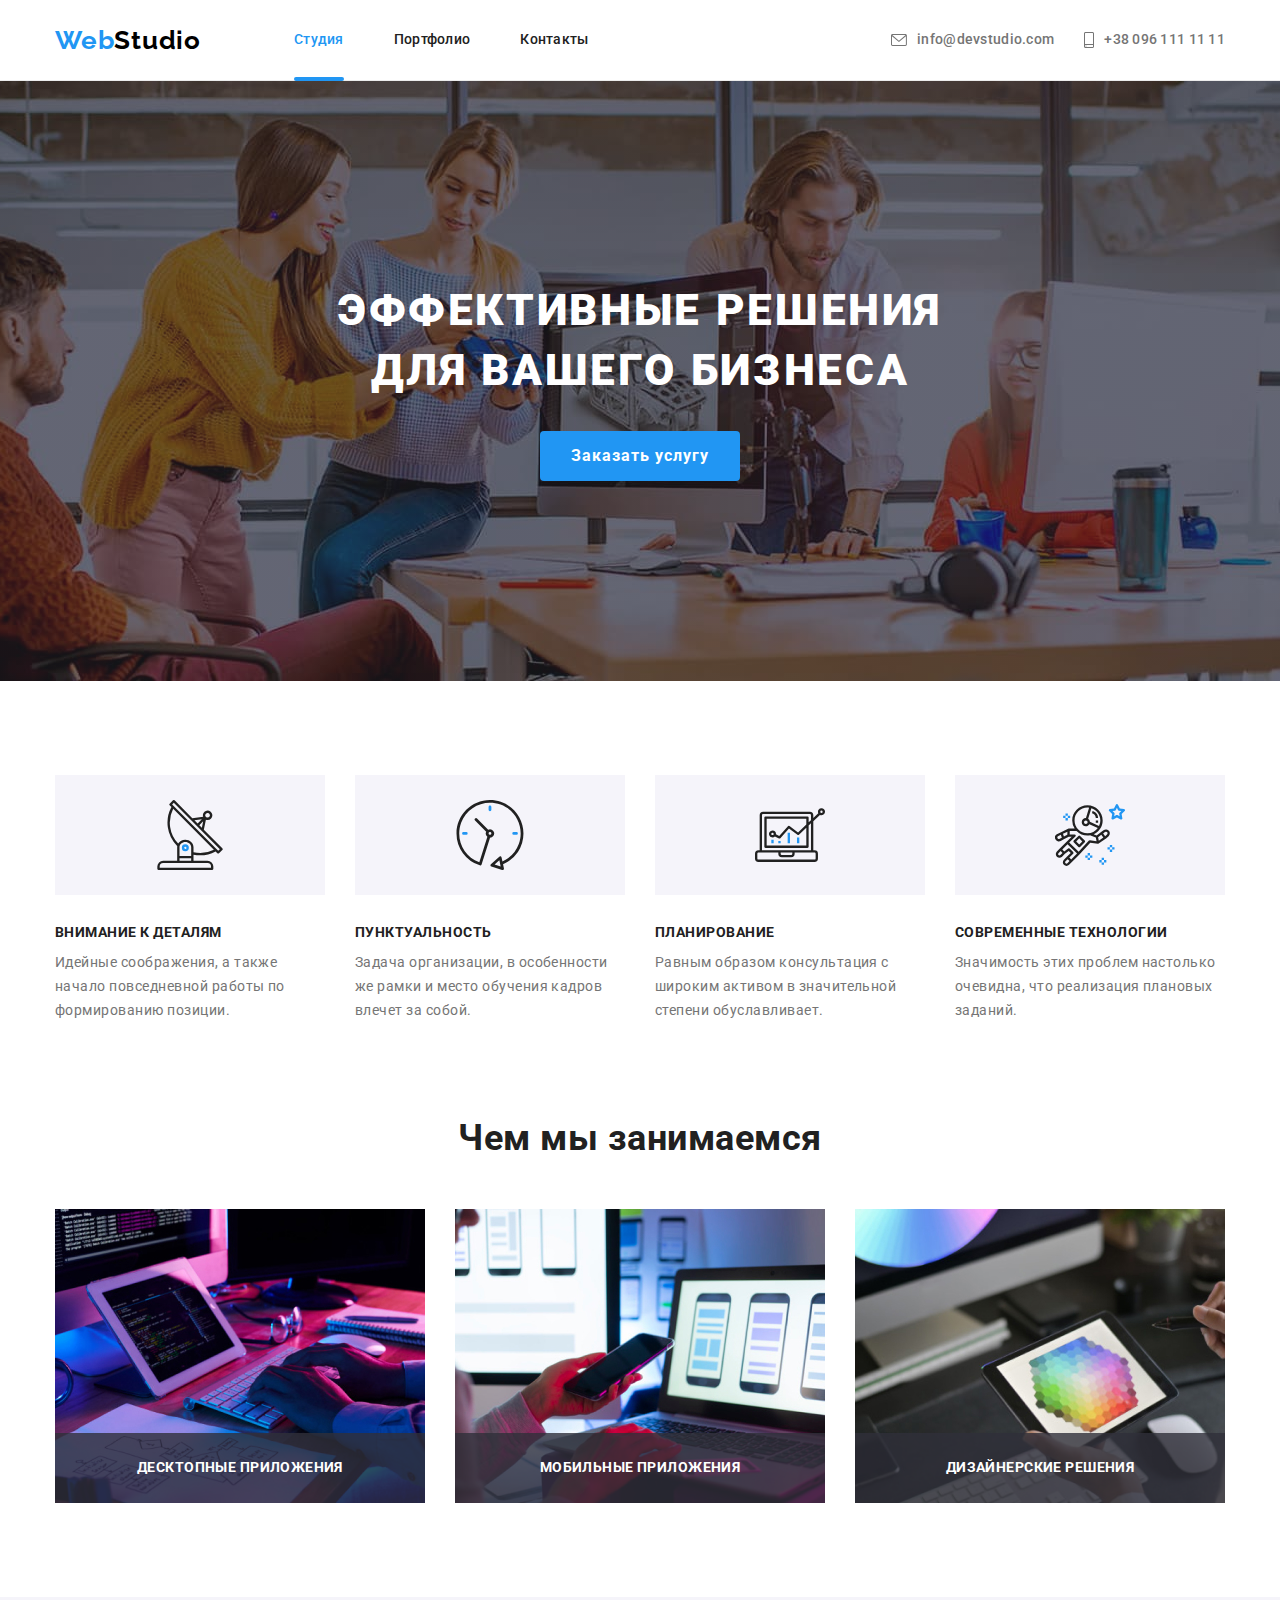
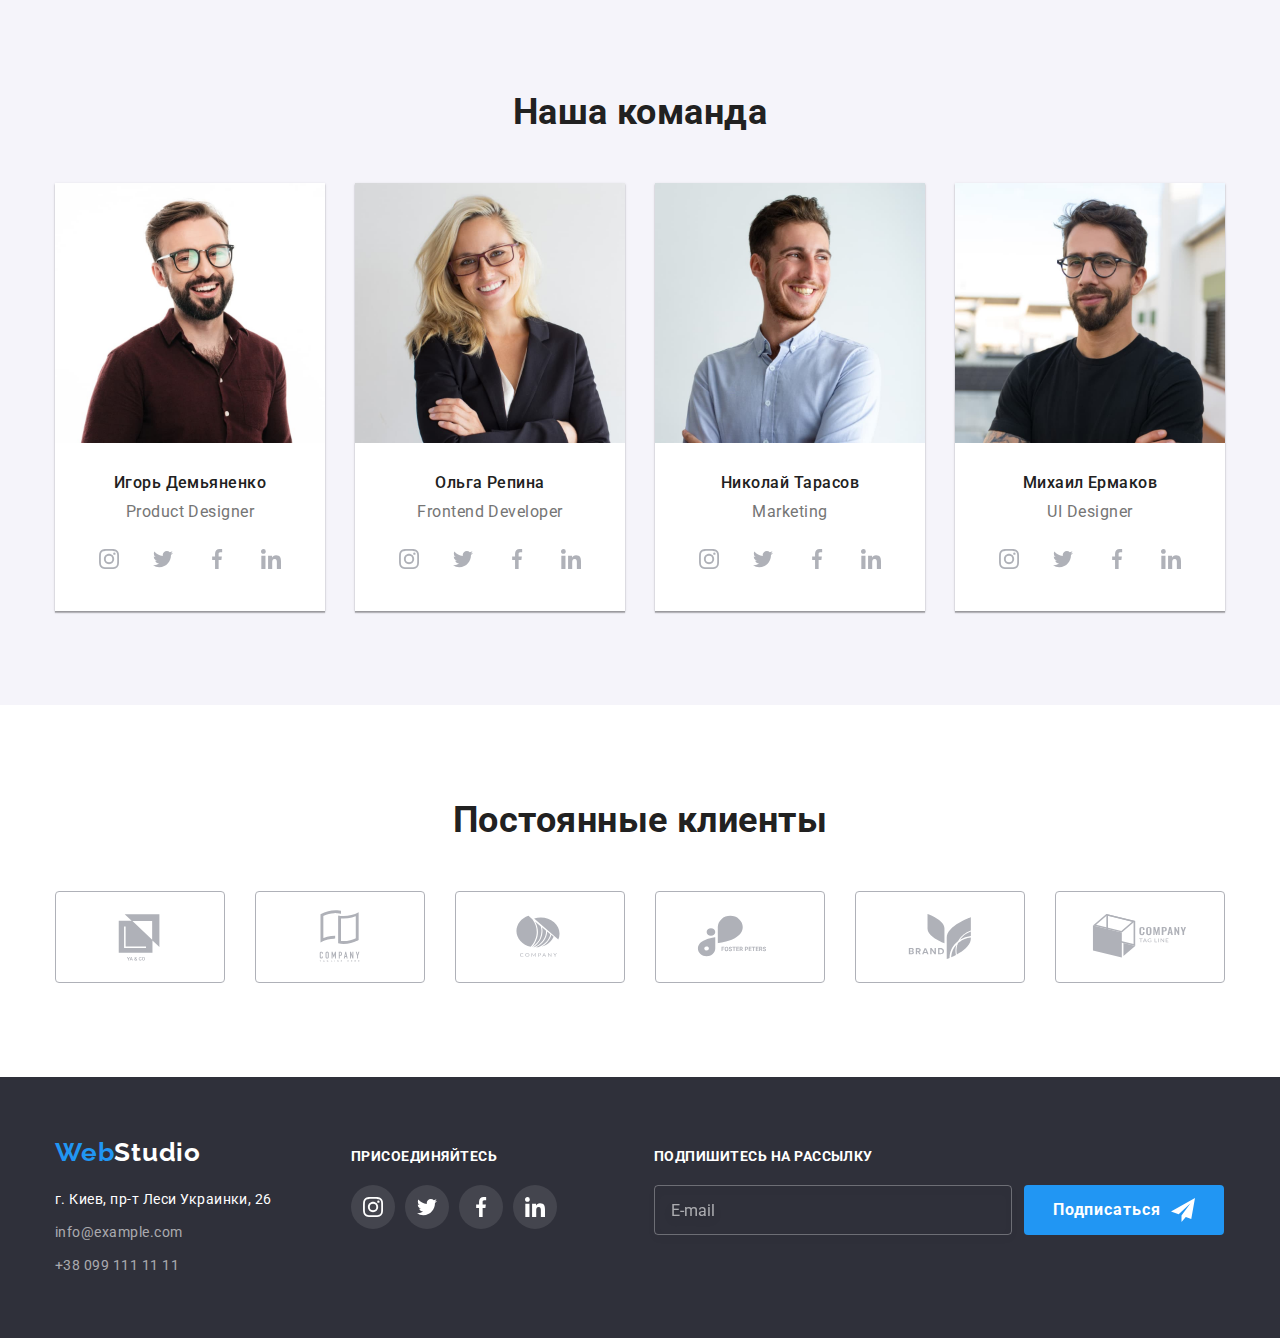
<file: index.html>
<!DOCTYPE html>
<html lang="ru">
<head>
    <meta charset="UTF-8">
    <meta http-equiv="X-UA-Compatible" content="IE=edge">
    <meta name="viewport" content="width=device-width, initial-scale=1.0">
    <title>WebStudio</title>
    <link rel="preconnect" href="https://fonts.googleapis.com">
    <link rel="preconnect" href="https://fonts.gstatic.com" crossorigin>
        <link href="https://fonts.googleapis.com/css2?family=Raleway:wght@700&family=Roboto:wght@400;500;700;900&display=swap"
        rel="stylesheet">
    <link rel="stylesheet" href="https://cdnjs.cloudflare.com/ajax/libs/modern-normalize/1.0.0/modern-normalize.min.css" />
    <link rel="stylesheet" href="./css/main.min.css">
</head>
<body>
    <header class="header">
        <div class="conteiner header__conteiner">
            <nav class="nav">
                <a href="./index.html" class="logo link">Web<span class="logo--black">Studio</span></a>
                <ul class="nav__list list">
                    <li class="nav__item"><a href="./index.html" class="link nav__link nav__link--current">Студия</a></li>
                    <li class="nav__item"><a href="./portfolio.html" class="link nav__link">Портфолио</a></li>
                    <li class="nav__item"><a href="" class="link nav__link">Контакты</a></li>
                </ul>
            </nav>
            <ul class="contacts list">
                <li class="contacts__item">
                    <a href="mailto:info@devstudio.com" class="contacts__link link">
                        <svg class="contacts__icon icon__envelope">
                            <use href="./images/icons.svg#envelope"></use>
                        </svg>info@devstudio.com</a>
                </li>
                <li class="contacts__item">
                    <a href="tel:+380961111111" class="contacts__link link">
                        <svg class="contacts__icon icon__smartphone">
                            <use href="./images/icons.svg#smartphone"></use>
                        </svg>+38 096 111 11 11
                    </a>
                </li>
            </ul>
        </div>
    </header>
    <main>
        <section class="hero">
            <div class="conteiner">
                <h1 class="hero__title">Эффективные решения для вашего бизнеса</h1>
                <button data-modal-open type="button" class="hero__button">
                    Заказать услугу
                </button>
            </div>
        </section>
        <section class="section">
            <div class="conteiner">
                <ul class="list features__list">
                <li class="features__item">
                    <div class="features__box">
                        <svg class="features__icon">
                            <use href="./images/icons.svg#antenna"></use>
                        </svg>
                    </div>
                    <h3 class="features__title">Внимание к деталям</h3>
                    <p class="features__text">
                        Идейные соображения, а также начало повседневной работы по формированию позиции.
                    </p>
                </li>
                <li class="features__item">
                    <div class="features__box">
                        <svg class="features__icon">
                            <use href="./images/icons.svg#clock"></use>
                        </svg>
                    </div>
                    <h3 class="features__title">Пунктуальность</h3>
                    <p class="features__text">
                        Задача организации, в особенности же рамки и место обучения кадров влечет за собой.
                    </p>
                </li>
                <li class="features__item">
                    <div class="features__box">
                        <svg class="features__icon">
                            <use href="./images/icons.svg#diagram"></use>
                        </svg>
                    </div>
                    <h3 class="features__title">Планирование</h3>
                    <p class="features__text">
                        Равным образом консультация с широким активом в значительной степени обуславливает.
                    </p>
                </li>
                <li class="features__item">
                    <div class="features__box">
                        <svg class="features__icon">
                            <use href="./images/icons.svg#astronaut"></use>
                        </svg>
                    </div>
                    <h3 class="features__title">Современные технологии</h3>
                    <p class="features__text">
                        Значимость этих проблем настолько очевидна, что реализация плановых заданий.
                    </p>
                </li>
            </ul>
        </div>
        </section>
        <section class="section works__section">
            <div class="conteiner">
                <h2 class="works__title">Чем мы занимаемся</h2>
                <ul class="list works__list">
                    <li class="works__item">
                        <img src="images/img1.jpg" alt="Программист работает с кодом" width="370" class="img-nogap">
                        <p class="works__label">Десктопные приложения</p>
                    </li>
                    <li class="works__item">
                        <img src="images/img2.jpg" alt="Дизайнер разрабатывет приложение для смартфонов" width="370" class="img-nogap">
                        <p class="works__label">Мобильные приложения</p>
                    </li>
                    <li class="works__item">
                        <img src="images/img3.jpg" alt="Веб-дизайнер работает с планшетом для выбора цветов" width="370" class="img-nogap">
                        <p class="works__label">Дизайнерские решения</p>
                    </li>
                </ul>
            </div>
        </section>
        <section class="team__section section">
            <div class="conteiner">
                <h2 class="team__title">Наша команда</h2>
                <ul class="list team__list">
                    <li class="team__item">
                        <img src="images/igor.jpg" alt="Игорь Демьяненко" width="270" class="img-nogap">
                        <div class="team__content">
                            <h3 class="team__name">Игорь Демьяненко</h3>
                            <p lang="en" class="team__text">Product Designer</p>
                            <ul class="list team-social">
                                <li class="team-socail__item">
                                    <a href="" class="link social-links" aria-label="Instagram">
                                        <svg class="social-icon">
                                            <use href="./images/icons.svg#instagram"></use>
                                        </svg>
                                    </a>
                                </li>
                                <li class="team-socail__item">
                                    <a href="" class="link social-links" aria-label="Twitter">
                                        <svg class="social-icon">
                                            <use href="./images/icons.svg#twitter"></use>
                                        </svg>
                                    </a>
                                </li>
                                <li class="team-socail__item">
                                    <a href="" class="link social-links" aria-label="Facebook">
                                        <svg class="social-icon">
                                            <use href="./images/icons.svg#facebook"></use>
                                        </svg>
                                    </a>
                                </li>
                                <li class="team-socail__item">
                                    <a href="" class="link social-links" aria-label="Linkedin">
                                        <svg class="social-icon">
                                            <use href="./images/icons.svg#linkedin"></use>
                                        </svg>
                                    </a>
                                </li>
                            </ul>
                        </div>                        
                        </li>
                        <li class="team__item">
                            <img src="images/olga.jpg" alt="Ольга Репина" width="270" class="img-nogap">
                            <div class="team__content">
                                <h3 class="team__name">Ольга Репина</h3>
                                <p lang="en" class="team__text">Frontend Developer</p>
                                <ul class="list team-social">
                                    <li class="team-socail__item">
                                        <a href="" class="link social-links" aria-label="Instagram">
                                            <svg class="social-icon">
                                                <use href="./images/icons.svg#instagram"></use>
                                            </svg>
                                        </a>
                                    </li>
                                    <li class="team-socail__item">
                                        <a href="" class="link social-links" aria-label="Twitter">
                                            <svg class="social-icon">
                                                <use href="./images/icons.svg#twitter"></use>
                                            </svg>
                                        </a>
                                    </li>
                                    <li class="team-socail__item">
                                        <a href="" class="link social-links" aria-label="Facebook">
                                            <svg class="social-icon">
                                                <use href="./images/icons.svg#facebook"></use>
                                            </svg>
                                        </a>
                                    </li>
                                    <li class="team-socail__item">
                                        <a href="" class="link social-links" aria-label="Linkedin">
                                            <svg class="social-icon">
                                                <use href="./images/icons.svg#linkedin"></use>
                                            </svg>
                                        </a>
                                    </li>
                                </ul>
                            </div>
                    </li>
                    <li class="team__item">
                        <img src="images/nikolai.jpg" alt="Николай Тарасов" width="270" class="img-nogap">
                        <div class="team__content">
                            <h3 class="team__name">Николай Тарасов</h3>
                            <p lang="en" class="team__text">Marketing</p>
                            <ul class="list team-social">
                                <li class="team-socail__item">
                                    <a href="" class="link social-links" aria-label="Instagram">
                                        <svg class="social-icon">
                                            <use href="./images/icons.svg#instagram"></use>
                                        </svg>
                                    </a>
                                </li>
                                <li class="team-socail__item">
                                    <a href="" class="link social-links" aria-label="Twitter">
                                        <svg class="social-icon">
                                            <use href="./images/icons.svg#twitter"></use>
                                        </svg>
                                    </a>
                                </li>
                                <li class="team-socail__item">
                                    <a href="" class="link social-links" aria-label="Facebook">
                                        <svg class="social-icon">
                                            <use href="./images/icons.svg#facebook"></use>
                                        </svg>
                                    </a>
                                </li>
                                <li class="team-socail__item">
                                    <a href="" class="link social-links" aria-label="Linkedin">
                                        <svg class="social-icon">
                                            <use href="./images/icons.svg#linkedin"></use>
                                        </svg>
                                    </a>
                                </li>
                            </ul>
                        </div>
                    </li>
                    <li class="team__item">
                        <img src="images/mihail.jpg" alt="Михаил Ермаков" width="270" class="img-nogap">
                        <div class="team__content">
                            <h3 class="team__name">Михаил Ермаков</h3>
                            <p lang="en" class="team__text">UI Designer</p>
                            <ul class="list team-social">
                                <li class="team-socail__item">
                                    <a href="" class="link social-links" aria-label="Instagram">
                                        <svg class="social-icon">
                                            <use href="./images/icons.svg#instagram"></use>
                                        </svg>
                                    </a>
                                </li>
                                <li class="team-socail__item">
                                    <a href="" class="link social-links" aria-label="Twitter">
                                        <svg class="social-icon">
                                            <use href="./images/icons.svg#twitter"></use>
                                        </svg>
                                    </a>
                                </li>
                                <li class="team-socail__item">
                                    <a href="" class="link social-links" aria-label="Facebook">
                                        <svg class="social-icon">
                                            <use href="./images/icons.svg#facebook"></use>
                                        </svg>
                                    </a>
                                </li>
                                <li class="team-socail__item">
                                    <a href="" class="link social-links" aria-label="Linkedin">
                                        <svg class="social-icon">
                                            <use href="./images/icons.svg#linkedin"></use>
                                        </svg>
                                    </a>
                                </li>
                            </ul>
                        </div>
                    </li>
                </ul>
            </div>
        </section>
        <section class="section">
            <div class="conteiner">
                <h2 class="clients__title">Постоянные клиенты</h2>
                <ul class="list clients__list">
                    <li class="clients__item">
                        <a href="/" class="link clients__link" aria-label="Клиент 1">
                            <div class="clients__box">
                                <svg class="clients__icon">
                                    <use href="./images/icons.svg#logo-1"></use>
                                </svg>
                            </div>
                        </a>
                    </li>
                    <li class="clients__item">
                        <a href="/" class="link clients__link" aria-label="Клиент 2">
                            <div class="clients__box">
                                <svg class="clients__icon">
                                    <use href="./images/icons.svg#logo-2"></use>
                                </svg>
                            </div>
                        </a>
                    </li>
                    <li class="clients__item">
                        <a href="/" class="link clients__link" aria-label="Клиент 3">
                            <div class="clients__box">
                                <svg class="clients__icon">
                                    <use href="./images/icons.svg#logo-3"></use>
                                </svg>
                            </div>
                        </a>
                    </li>
                    <li class="clients__item">
                        <a href="/" class="link clients__link" aria-label="Клиент 4">
                            <div class="clients__box">
                                <svg class="clients__icon">
                                    <use href="./images/icons.svg#logo-4"></use>
                                </svg>
                            </div>
                        </a>
                    </li>
                    <li class="clients__item">
                        <a href="/" class="link clients__link" aria-label="Клиент 5">
                            <div class="clients__box">
                                <svg class="clients__icon">
                                    <use href="./images/icons.svg#logo-5"></use>
                                </svg>
                            </div>
                        </a>
                    </li>
                    <li class="clients__item">
                        <a href="/" class="link clients__link" aria-label="Клиент 6">
                            <div class="clients__box">
                                <svg class="clients__icon">
                                    <use href="./images/icons.svg#logo-6"></use>
                                </svg>
                            </div>
                        </a>
                    </li>
                </ul>
            </div>
        </section>
    </main>
    <footer class="footer">
        <div class="conteiner footer__conteiner">
            <div>
                <a href="./index.html" class="logo footer__logo link">Web<span class="logo--white">Studio</span></a>
                <address class="footer-contacts">
                    <p class="footer-contacts__address">г. Киев, пр-т Леси Украинки, 26</p>
                    <ul class="footer-contacts__list list">
                        <li class="footer-contacts__item">
                            <a href="mailto:info@devstudio.com" class="link footer-contacts__link">info@example.com</a>
                        </li>
                        <li class="footer-contacts__item">
                            <a href="tel:+380961111111" class="link footer-contacts__link">+38 099 111 11 11</a>
                        </li>
                    </ul>
                </address>
            </div>
            <div class="footer__social">
                <p class="footer__title">присоединяйтесь</p>
                <ul class="list social-list">
                    <li class="social-list__item">
                        <a href="" class="link social-list__link" aria-label="Instagram">
                            <svg class="social-list__icon">
                                <use href="./images/icons.svg#instagram"></use>
                            </svg>
                        </a>
                    </li>
                    <li class="social-list__item">
                        <a href="" class="link social-list__link" aria-label="Twitter">
                            <svg class="social-list__icon">
                                <use href="./images/icons.svg#twitter"></use>
                            </svg>
                        </a>
                    </li>
                    <li class="social-list__item">
                        <a href="" class="link social-list__link" aria-label="Facebook">
                            <svg class="social-list__icon">
                                <use href="./images/icons.svg#facebook"></use>
                            </svg>
                        </a>
                    </li>
                    <li class="social-list__item">
                        <a href="" class="link social-list__link" aria-label="Linkedin">
                            <svg class="social-list__icon">
                                <use href="./images/icons.svg#linkedin"></use>
                            </svg>
                        </a>
                    </li>
                </ul>
            </div>
            <div class="footer__subscribe">
                <p class="footer__title">Подпишитесь на рассылку</p>
                <form class="subscribe__form">
                    <input type="email" name="email" placeholder="E-mail" class="subscribe__input">
                    <button type="submit" class="subscribe__button">Подписаться <svg class="subscribe__icon">
                            <use href="./images/icons.svg#send"></use>
                        </svg></button>
                </form>
            </div>
        </div>
    </footer>
    <div data-modal class="backdrop backdrop--is-hidden">
        <div class="modal">
            <button data-modal-close type="button" class="close"><svg class="close__icon"><use href="./images/icons.svg#close"></use></svg></button>
            <p class="modal__title">Оставьте свои данные, мы вам перезвоним</p>
            <form class="modal__form">
                <label class="modal__field">
                    <span class="modal__lable">Имя</span>
                    <span class="modal__field-box">
                        <input type="text" name="user-name" class="modal__input">
                        <svg class="modal__field-icon">
                            <use href="./images/icons.svg#person"></use>
                        </svg>
                    </span>
                </label>
                <label class="modal__field">
                    <span class="modal__lable">Телефон</span>
                    <span class="modal__field-box">
                        <input type="tel" name="tel" class="modal__input">
                        <svg class="modal__field-icon">
                            <use href="./images/icons.svg#phone"></use>
                        </svg>
                    </span>
                </label>
                <label class="modal__field">
                    <span class="modal__lable">Почта</span>
                    <span class="modal__field-box">
                        <input type="email" name="email" class="modal__input">
                        <svg class="modal__field-icon">
                            <use href="./images/icons.svg#email"></use>
                        </svg>
                    </span>
                </label>
                <label class="modal__field">
                    <span class="modal__lable">Комментарий</span>
                    <textarea name="comment" placeholder="Введите текст" class="modal__comment"></textarea>
                </label>
                <label class="modal__label-check">
                    <input type="checkbox" name="check" class="modal__check visually-hidden" required>
                    <span class="modal__check-icon"></span>Соглашаюсь с рассылкой и принимаю&nbsp;<a href="" class="link modal__check-link">Условия договора</a>
                </label>
                <button type="submit" class="modal__button">Отправить</button>
            </form>
        </div>
    </div>
    <script src="./modal.js"></script>
</body>
</html>
</file>
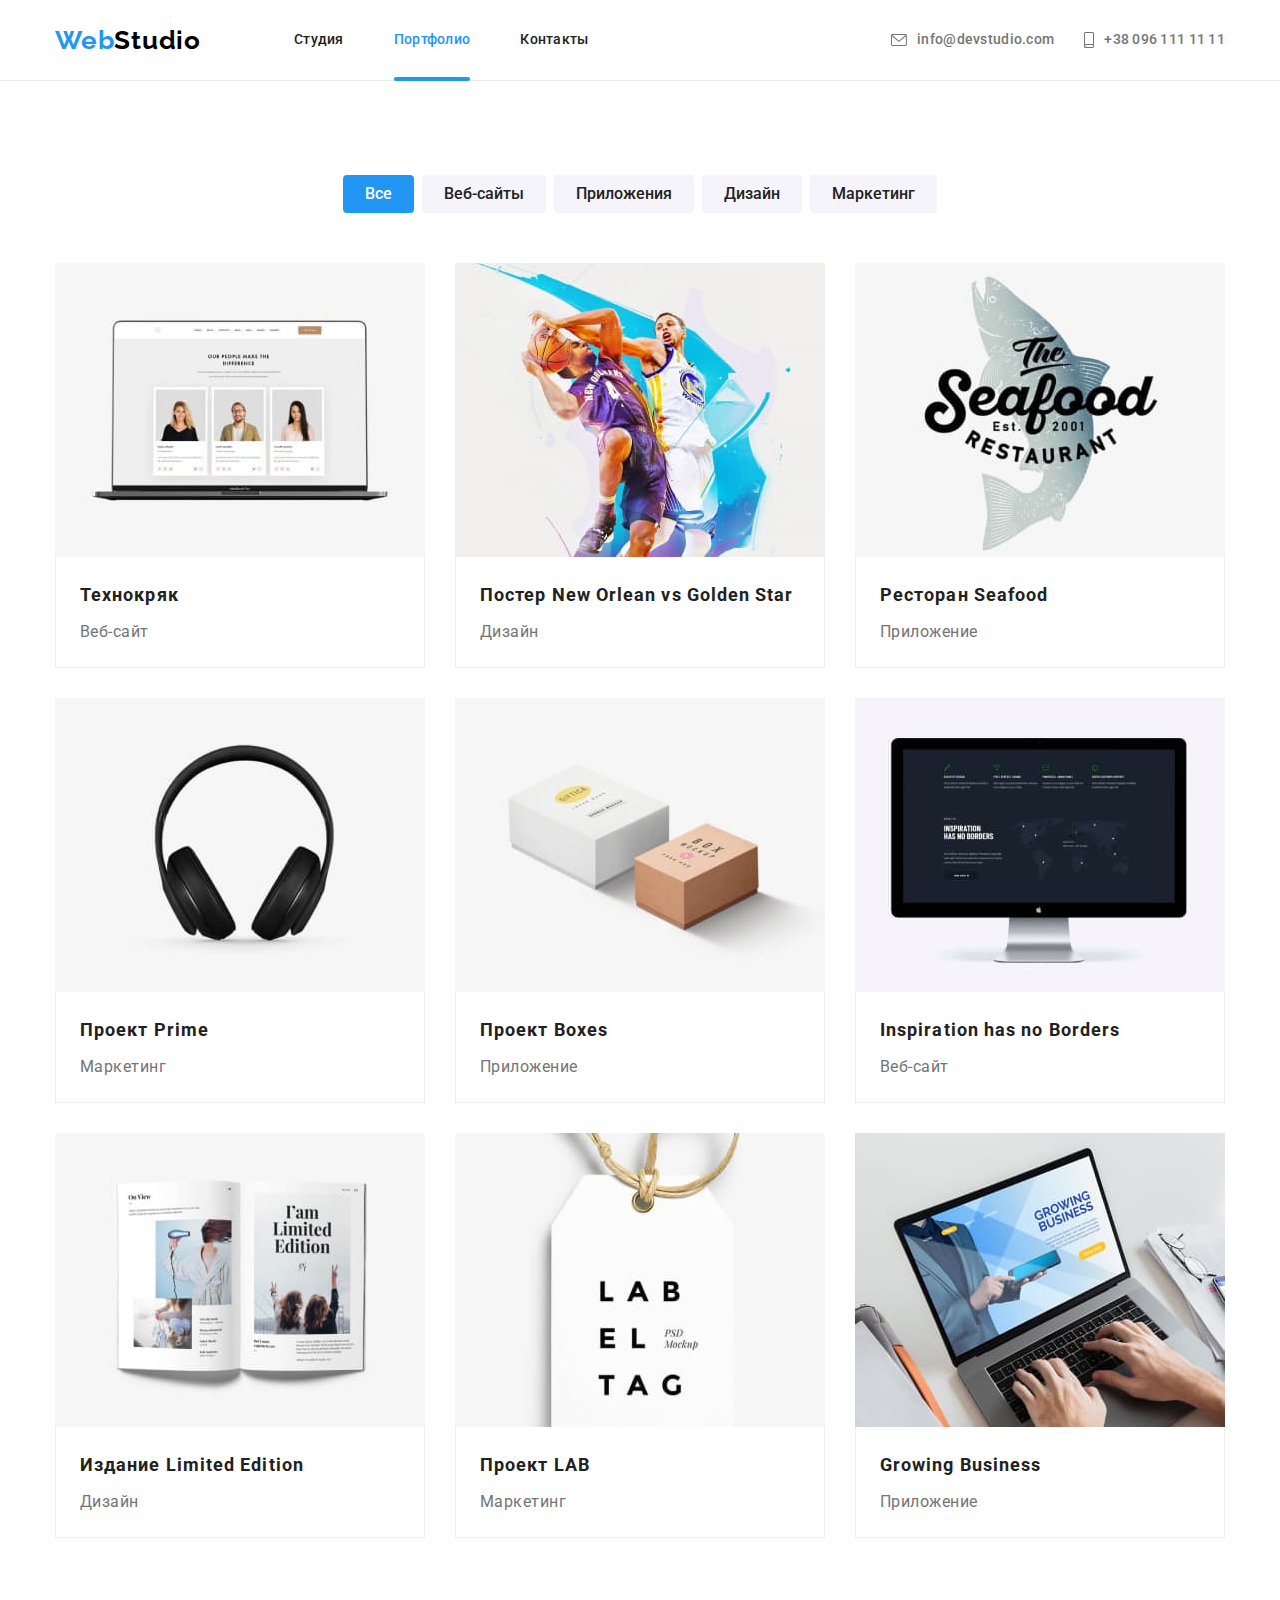
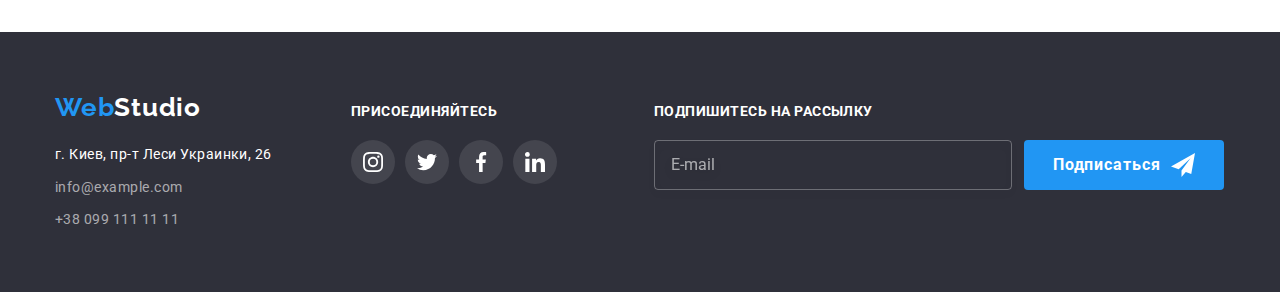
<file: portfolio.html>
<!DOCTYPE html>
<html lang="ru">

<head>
    <meta charset="UTF-8">
    <meta http-equiv="X-UA-Compatible" content="IE=edge">
    <meta name="viewport" content="width=device-width, initial-scale=1.0">
    <title>WebStudio</title>
    <link rel="preconnect" href="https://fonts.googleapis.com">
    <link rel="preconnect" href="https://fonts.gstatic.com" crossorigin>
    <link href="https://fonts.googleapis.com/css2?family=Raleway:wght@700&family=Roboto:wght@400;500;700;900&display=swap"
        rel="stylesheet">
    <link rel="stylesheet" href="https://cdnjs.cloudflare.com/ajax/libs/modern-normalize/1.0.0/modern-normalize.min.css" />
    <link rel="stylesheet" href="./css/main.min.css">
</head>

<body>
    <header class="header">
        <div class="conteiner header__conteiner">
            <nav class="nav">
                <a href="./index.html" class="logo link">Web<span class="logo--black">Studio</span></a>
                <ul class="nav__list list">
                    <li class="nav__item"><a href="./index.html" class="link nav__link">Студия</a></li>
                    <li class="nav__item"><a href="./portfolio.html" class="link nav__link nav__link--current">Портфолио</a></li>
                    <li class="nav__item"><a href="" class="link nav__link">Контакты</a></li>
                </ul>
            </nav>
            <ul class="contacts list">
                <li class="contacts__item">
                    <a href="mailto:info@devstudio.com" class="contacts__link link">
                        <svg class="contacts__icon icon__envelope">
                            <use href="./images/icons.svg#envelope"></use>
                        </svg>info@devstudio.com</a>
                </li>
                <li class="contacts__item">
                    <a href="tel:+380961111111" class="contacts__link link">
                        <svg class="contacts__icon icon__smartphone">
                            <use href="./images/icons.svg#smartphone"></use>
                        </svg>+38 096 111 11 11
                    </a>
                </li>
            </ul>
        </div>
    </header>
    <main>
        <section class="section">
            <div class="conteiner">
                <ul class="list filters-list">
                    <li class="filters-list__item"><button type="button" class="filters-list__button filters-list__button--current-btn">Все</button></li>
                    <li class="filters-list__item"><button type="button" class="filters-list__button">Веб-сайты</button></li>
                    <li class="filters-list__item"><button type="button" class="filters-list__button">Приложения</button></li>
                    <li class="filters-list__item"><button type="button" class="filters-list__button">Дизайн</button></li>
                    <li class="filters-list__item"><button type="button" class="filters-list__button">Маркетинг</button></li>
                </ul>
                <ul class="list gallery__list">
                    <li class="gallery__item">
                        <a href="" class="gallery__link link">
                            <div class="gallery__thumb">
                                <img src="./images/portfolio/img1.jpg" alt="Открытый веб-сайт на ноутбуке" width="370" class="img-nogap">
                                <p class="gallery__text">Ресурс предлагает комплексные предложения с разным уровнем функционала и сервисов. Все это позволит посетителю получить исчерпывающие сведения о компании или частном лице.</p>
                            </div>                        
                            <div class="gallery__description">
                                <h2 class="gallery__title">Технокряк</h2>
                                <p class="gallery__type">Веб-сайт</p>
                            </div>
                        </a>
                    </li>
                    <li class="gallery__item">
                        <a href="" class="gallery__link link">
                            <div class="gallery__thumb">
                                <img src="./images/portfolio/img2.jpg" alt="Постер к баскетбольному матчу" width="370" class="img-nogap">
                                <p class="gallery__text">Ресурс предлагает комплексные предложения с разным уровнем функционала и сервисов. Все это позволит посетителю получить исчерпывающие сведения о компании или частном лице.</p>
                            </div>                        
                            <div class="gallery__description">
                                <h2 class="gallery__title">Постер <span lang="en">New Orlean vs Golden Star</span></h2>
                                <p class="gallery__type">Дизайн</p>
                            </div>
                        </a>
                    </li>
                    <li class="gallery__item">
                        <a href="" class="gallery__link link">
                            <div class="gallery__thumb">
                                <img src="./images/portfolio/img3.jpg" alt="Логотип ресторана" width="370" class="img-nogap">
                                <p class="gallery__text">Ресурс предлагает комплексные предложения с разным уровнем функционала и сервисов. Все это позволит посетителю получить исчерпывающие сведения о компании или частном лице.</p>
                            </div>                        
                            <div class="gallery__description">
                                <h2 class="gallery__title">Ресторан <span lang="en">Seafood</span></h2>
                                <p class="gallery__type">Приложение</p>
                            </div>
                        </a>
                    </li>
                    <li class="gallery__item">
                        <a href="" class="gallery__link link">
                            <div class="gallery__thumb">
                                <img src="./images/portfolio/img4.jpg" alt="Наушники" width="370" class="img-nogap">
                                <p class="gallery__text">Ресурс предлагает комплексные предложения с разным уровнем функционала и сервисов. Все это позволит посетителю получить исчерпывающие сведения о компании или частном лице.</p>
                            </div>                        
                            <div class="gallery__description">
                                <h2 class="gallery__title">Проект <span lang="en">Prime</span></h2>
                                <p class="gallery__type">Маркетинг</p>
                            </div>
                        </a>
                    </li>
                    <li class="gallery__item">
                        <a href="" class="gallery__link link">
                            <div class="gallery__thumb">
                                <img src="./images/portfolio/img5.jpg" alt="Две коробки" width="370" class="img-nogap">
                                <p class="gallery__text">Ресурс предлагает комплексные предложения с разным уровнем функционала и сервисов. Все это позволит посетителю получить исчерпывающие сведения о компании или частном лице.</p>
                            </div>                        
                            <div class="gallery__description">
                                <h2 class="gallery__title">Проект <span lang="en">Boxes</span></h2>
                                <p class="gallery__type">Приложение</p>
                            </div>
                        </a>
                    </li>
                    <li class="gallery__item">
                        <a href="" class="gallery__link link">
                            <div class="gallery__thumb">
                                <img src="./images/portfolio/img6.jpg" alt="Открытый веб-сайт на мониторе" width="370" class="img-nogap">
                                <p class="gallery__text">Ресурс предлагает комплексные предложения с разным уровнем функционала и сервисов. Все это позволит посетителю получить исчерпывающие сведения о компании или частном лице.</p>
                            </div>                        
                            <div class="gallery__description">
                                <h2 class="gallery__title" lang="en">Inspiration has no Borders</h2>
                                <p class="gallery__type">Веб-сайт</p>
                            </div>
                        </a>
                    </li>
                    <li class="gallery__item">
                        <a href="" class="gallery__link link">
                            <div class="gallery__thumb">
                                <img src="./images/portfolio/img7.jpg" alt="Открытая книга" width="370" class="img-nogap">
                                <p class="gallery__text">Ресурс предлагает комплексные предложения с разным уровнем функционала и сервисов. Все это позволит посетителю получить исчерпывающие сведения о компании или частном лице.</p>
                            </div>                        
                            <div class="gallery__description">
                                <h2 class="gallery__title">Издание <span lang="en">Limited Edition</span></h2>
                                <p class="gallery__type">Дизайн</p>
                            </div>
                        </a>
                    </li>
                    <li class="gallery__item">
                       <a href="" class="gallery__link link">
                        <div class="gallery__thumb">
                            <img src="./images/portfolio/img8.jpg" alt="Ярлык с текстом" width="370" class="img-nogap">
                            <p class="gallery__text">Ресурс предлагает комплексные предложения с разным уровнем функционала и сервисов. Все это позволит посетителю получить исчерпывающие сведения о компании или частном лице.</p>
                        </div>                        
                        <div class="gallery__description">
                            <h2 class="gallery__title">Проект <span lang="en">LAB</span></h2>
                            <p class="gallery__type">Маркетинг</p>
                        </div>
                       </a>
                    </li>
                    <li class="gallery__item">
                       <a href="" class="gallery__link link">
                        <div class="gallery__thumb">
                            <img src="./images/portfolio/img9.jpg" alt="Работа в приложении за ноутбуком" width="370" class="img-nogap">
                            <p class="gallery__text">Ресурс предлагает комплексные предложения с разным уровнем функционала и сервисов. Все это позволит посетителю получить исчерпывающие сведения о компании или частном лице.</p>
                        </div>                        
                        <div class="gallery__description">
                            <h2 class="gallery__title" lang="en">Growing Business</h2>
                            <p class="gallery__type">Приложение</p>
                        </div>
                       </a>
                    </li>
                </ul>
            </div>
        </section>
    </main>
    <footer class="footer">
        <div class="conteiner footer__conteiner">
            <div>
                <a href="./index.html" class="logo footer__logo link">Web<span class="logo--white">Studio</span></a>
                <address class="footer-contacts">
                    <p class="footer-contacts__address">г. Киев, пр-т Леси Украинки, 26</p>
                    <ul class="footer-contacts__list list">
                        <li class="footer-contacts__item">
                            <a href="mailto:info@devstudio.com" class="link footer-contacts__link">info@example.com</a>
                        </li>
                        <li class="footer-contacts__item">
                            <a href="tel:+380961111111" class="link footer-contacts__link">+38 099 111 11 11</a>
                        </li>
                    </ul>
                </address>
            </div>
            <div class="footer__social">
                <p class="footer__title">присоединяйтесь</p>
                <ul class="list social-list">
                    <li class="social-list__item">
                        <a href="" class="link social-list__link" aria-label="Instagram">
                            <svg class="social-list__icon">
                                <use href="./images/icons.svg#instagram"></use>
                            </svg>
                        </a>
                    </li>
                    <li class="social-list__item">
                        <a href="" class="link social-list__link" aria-label="Twitter">
                            <svg class="social-list__icon">
                                <use href="./images/icons.svg#twitter"></use>
                            </svg>
                        </a>
                    </li>
                    <li class="social-list__item">
                        <a href="" class="link social-list__link" aria-label="Facebook">
                            <svg class="social-list__icon">
                                <use href="./images/icons.svg#facebook"></use>
                            </svg>
                        </a>
                    </li>
                    <li class="social-list__item">
                        <a href="" class="link social-list__link" aria-label="Linkedin">
                            <svg class="social-list__icon">
                                <use href="./images/icons.svg#linkedin"></use>
                            </svg>
                        </a>
                    </li>
                </ul>
            </div>
            <div class="footer__subscribe">
                <p class="footer__title">Подпишитесь на рассылку</p>
                <form class="subscribe__form">
                    <input type="email" name="email" placeholder="E-mail" class="subscribe__input">
                    <button type="submit" class="subscribe__button">Подписаться <svg class="subscribe__icon">
                            <use href="./images/icons.svg#send"></use>
                        </svg></button>
                </form>
            </div>
        </div>
    </footer>
</body>   
</html>
</file>
<file: css/main.min.css>
body{color:#757575;background-color:#fff;font-family:"Roboto",sans-serif;letter-spacing:0.03em}.list{padding:0;margin:0;list-style:none}.link{text-decoration:none}.conteiner{padding-left:15px;padding-right:15px;margin:0 auto;width:1200px}.section{padding-top:94px;padding-bottom:94px}.img-nogap{display:block}.visually-hidden{position:absolute;width:1px;height:1px;margin:-1px;border:0;padding:0;clip:rect(0 0 0 0);overflow:hidden}.logo{margin-right:93px;padding:24px 0;color:#2196f3;font-family:"Raleway",sans-serif;font-weight:700;font-size:26px;line-height:1.19;letter-spacing:0.03em}.logo--black{color:#000}.logo--white{color:#fff}.footer__logo{margin-right:0;padding:0}.backdrop{position:fixed;top:0;left:0;z-index:1;width:100vw;height:100vh;background-color:rgba(0,0,0,0.2);opacity:1;-webkit-transition:opacity 250ms cubic-bezier(0.4, 0, 0.2, 1);transition:opacity 250ms cubic-bezier(0.4, 0, 0.2, 1)}.backdrop--is-hidden{opacity:0;pointer-events:none}.backdrop--is-hidden .modal{-webkit-transform:translate(-50%, -50%) scale(1.1);transform:translate(-50%, -50%) scale(1.1)}.close{position:absolute;top:8px;right:8px;display:-webkit-box;display:-ms-flexbox;display:flex;-webkit-box-pack:center;-ms-flex-pack:center;justify-content:center;-webkit-box-align:center;-ms-flex-align:center;align-items:center;width:30px;height:30px;padding:0;background-color:#fff;border-radius:50%;border:1px solid rgba(0,0,0,0.1);cursor:pointer}.close__icon{width:11px;height:11px;fill:#000;-webkit-transition:fill 250ms cubic-bezier(0.4, 0, 0.2, 1);transition:fill 250ms cubic-bezier(0.4, 0, 0.2, 1)}.close:focus .close__icon,.close:hover .close__icon{fill:#2196f3}.modal{position:absolute;top:50%;left:50%;-webkit-transform:translate(-50%, -50%) scale(1);transform:translate(-50%, -50%) scale(1);opacity:1;-webkit-transition:opacity 250ms cubic-bezier(0.4, 0, 0.2, 1),-webkit-transform 250ms cubic-bezier(0.4, 0, 0.2, 1);transition:opacity 250ms cubic-bezier(0.4, 0, 0.2, 1),-webkit-transform 250ms cubic-bezier(0.4, 0, 0.2, 1);transition:transform 250ms cubic-bezier(0.4, 0, 0.2, 1),opacity 250ms cubic-bezier(0.4, 0, 0.2, 1);transition:transform 250ms cubic-bezier(0.4, 0, 0.2, 1),opacity 250ms cubic-bezier(0.4, 0, 0.2, 1),-webkit-transform 250ms cubic-bezier(0.4, 0, 0.2, 1);min-width:528px;min-height:581px;padding:40px;background-color:#fff;border-radius:4px}.modal__title{font-weight:700;font-size:20px;color:#212121;margin:0}.modal__form{display:-webkit-box;display:-ms-flexbox;display:flex;-webkit-box-orient:vertical;-webkit-box-direction:normal;-ms-flex-direction:column;flex-direction:column;margin-top:15px}.modal__field{margin-top:10px}.modal__field:first-child{margin-top:0px}.modal__lable{display:inline-block;font-size:12px;line-height:1.17;letter-spacing:0.01em}.modal__field-box{position:relative;display:block;margin-top:4px}.modal__input{display:block;width:100%;height:40px;padding:11px 42px;border:1px solid rgba(33,33,33,0.2);border-radius:4px;outline:none;-webkit-transition:border 250ms cubic-bezier(0.4, 0, 0.2, 1);transition:border 250ms cubic-bezier(0.4, 0, 0.2, 1)}.modal__input:focus-within,.modal__input:hover{border:1px solid #2196f3}.modal__field-icon{position:absolute;top:50%;left:12px;-webkit-transform:translateY(-50%);transform:translateY(-50%);width:18px;height:18px;fill:#212121;-webkit-transition:fill 250ms cubic-bezier(0.4, 0, 0.2, 1);transition:fill 250ms cubic-bezier(0.4, 0, 0.2, 1)}.modal__field:focus-within .modal__field-icon,.modal__field:hover .modal__field-icon{fill:#2196f3}.modal__comment{display:block;margin-top:4px;width:100%;height:120px;padding:12px 16px;border:1px solid rgba(33,33,33,0.2);border-radius:4px;outline:none;resize:none;-webkit-transition:border-color 250ms cubic-bezier(0.4, 0, 0.2, 1);transition:border-color 250ms cubic-bezier(0.4, 0, 0.2, 1)}.modal__comment:focus,.modal__comment:hover{border-color:#2196f3}.modal__comment::-webkit-input-placeholder{font-size:14px;line-height:1.14;letter-spacing:0.01em;color:rgba(117,117,117,0.5)}.modal__comment:-ms-input-placeholder{font-size:14px;line-height:1.14;letter-spacing:0.01em;color:rgba(117,117,117,0.5)}.modal__comment::-ms-input-placeholder{font-size:14px;line-height:1.14;letter-spacing:0.01em;color:rgba(117,117,117,0.5)}.modal__comment::placeholder{font-size:14px;line-height:1.14;letter-spacing:0.01em;color:rgba(117,117,117,0.5)}.modal__label-check{display:-webkit-box;display:-ms-flexbox;display:flex;-webkit-box-align:center;-ms-flex-align:center;align-items:center;-webkit-box-pack:center;-ms-flex-pack:center;justify-content:center;margin-top:17px;font-size:14px;line-height:1.71}.modal__check-icon{display:inline-block;width:16px;height:15px;margin-right:7px;border:2px solid #212121;border-radius:2px;background-color:#fff;cursor:pointer}.modal__check:focus+.modal__check-icon{outline:2px solid #2194f2}.modal__check:checked+.modal__check-icon{background-color:#2196f3;background-image:url("../images/icon-check.svg");background-size:contain;background-origin:border-box;border-color:transparent}.modal__check-link{text-decoration:underline;color:#2196f3}.modal__button{margin-top:30px;-ms-flex-item-align:center;-ms-grid-row-align:center;align-self:center;padding:10px 0;width:200px;height:50px;border:1px #2196f3;border-radius:4px;background-color:#2196f3;color:#fff;font-family:inherit;font-weight:700;font-size:16px;line-height:1.87;letter-spacing:0.06em;cursor:pointer}.team-social{display:-webkit-box;display:-ms-flexbox;display:flex}.team-socail__item{margin-left:10px}.team-socail__item:first-child{margin-left:0}.social-links{display:-webkit-box;display:-ms-flexbox;display:flex;-webkit-box-pack:center;-ms-flex-pack:center;justify-content:center;-webkit-box-align:center;-ms-flex-align:center;align-items:center;-webkit-transition:color 250ms cubic-bezier(0.4, 0, 0.2, 1),background-color 250ms cubic-bezier(0.4, 0, 0.2, 1);transition:color 250ms cubic-bezier(0.4, 0, 0.2, 1),background-color 250ms cubic-bezier(0.4, 0, 0.2, 1);width:44px;height:44px;border-radius:50%;color:#afb1b8}.social-links:hover,.social-links:focus{background-color:#2196f3;color:#fff}.social-icon{fill:currentColor;width:20px;height:20px}.filters-list{display:-webkit-box;display:-ms-flexbox;display:flex;-webkit-box-pack:center;-ms-flex-pack:center;justify-content:center;margin-bottom:50px}.filters-list__item{margin-left:8px}.filters-list__item:first-child{margin-left:0}.filters-list__button{border-radius:4px;padding:6px 22px;border:1px #212121;-webkit-transition:color 250ms cubic-bezier(0.4, 0, 0.2, 1),border-color 250ms cubic-bezier(0.4, 0, 0.2, 1),background-color 250ms cubic-bezier(0.4, 0, 0.2, 1),-webkit-box-shadow 250ms cubic-bezier(0.4, 0, 0.2, 1);transition:color 250ms cubic-bezier(0.4, 0, 0.2, 1),border-color 250ms cubic-bezier(0.4, 0, 0.2, 1),background-color 250ms cubic-bezier(0.4, 0, 0.2, 1),-webkit-box-shadow 250ms cubic-bezier(0.4, 0, 0.2, 1);transition:color 250ms cubic-bezier(0.4, 0, 0.2, 1),border-color 250ms cubic-bezier(0.4, 0, 0.2, 1),background-color 250ms cubic-bezier(0.4, 0, 0.2, 1),box-shadow 250ms cubic-bezier(0.4, 0, 0.2, 1);transition:color 250ms cubic-bezier(0.4, 0, 0.2, 1),border-color 250ms cubic-bezier(0.4, 0, 0.2, 1),background-color 250ms cubic-bezier(0.4, 0, 0.2, 1),box-shadow 250ms cubic-bezier(0.4, 0, 0.2, 1),-webkit-box-shadow 250ms cubic-bezier(0.4, 0, 0.2, 1);color:#212121;background-color:#f5f4fa;font-family:inherit;font-weight:500;font-size:16px;line-height:1.62;cursor:pointer}.filters-list__button:focus,.filters-list__button:hover{border-color:#2196f3;color:#fff;background-color:#2196f3;-webkit-box-shadow:0px 2px 2px 0px #0000001f, 0px 1px 2px 0px #00000014, 0px 3px 1px 0px #0000001a;box-shadow:0px 2px 2px 0px #0000001f, 0px 1px 2px 0px #00000014, 0px 3px 1px 0px #0000001a}.filters-list__button--current-btn{border-color:#2196f3;color:#fff;background-color:#2196f3}.clients__title{margin-top:0;margin-bottom:50px;color:#212121;font-size:36px;line-height:1.17;text-align:center}.clients__list{display:-webkit-box;display:-ms-flexbox;display:flex}.clients__item{margin-left:30px}.clients__item:first-child{margin-left:0}.clients__box{display:-webkit-box;display:-ms-flexbox;display:flex;-webkit-box-align:center;-ms-flex-align:center;align-items:center;-webkit-box-pack:center;-ms-flex-pack:center;justify-content:center;-webkit-transition:color 250ms cubic-bezier(0.4, 0, 0.2, 1),border-color 250ms cubic-bezier(0.4, 0, 0.2, 1);transition:color 250ms cubic-bezier(0.4, 0, 0.2, 1),border-color 250ms cubic-bezier(0.4, 0, 0.2, 1);width:170px;height:92px;border:1px solid #afb1b8;border-radius:4px;color:#afb1b8}.clients__link:hover .clients__box,.clients__link:focus .clients__box{color:#2196f3;border:1px solid #2196f3}.clients__icon{width:106px;height:60px;fill:currentColor}.features__list{display:-webkit-box;display:-ms-flexbox;display:flex}.features__item{margin-left:30px;-ms-flex-preferred-size:calc((100% - 90px) / 4);flex-basis:calc((100% - 90px) / 4)}.features__item:first-child{margin-left:0}.features__box{display:-webkit-box;display:-ms-flexbox;display:flex;-webkit-box-align:center;-ms-flex-align:center;align-items:center;-webkit-box-pack:center;-ms-flex-pack:center;justify-content:center;width:270px;height:120px;background-color:#f5f4fa;margin-bottom:30px}.features__icon{width:70px;height:70px}.features__title{margin-top:0;margin-bottom:10px;color:#212121;font-size:14px;line-height:1.14;text-transform:uppercase}.features__text{margin-top:0;margin-bottom:0;font-size:14px;line-height:1.71}.footer{padding-top:60px;padding-bottom:60px;background-color:#2f303a}.footer__conteiner{display:-webkit-box;display:-ms-flexbox;display:flex;-webkit-box-align:baseline;-ms-flex-align:baseline;align-items:baseline}.footer__title{margin-top:0;margin-bottom:20px;text-align:left;font-weight:700;font-size:14px;line-height:1.14;text-transform:uppercase;color:#fff}.footer-contacts{margin-top:20px}.footer-contacts__address{margin-top:0;margin-bottom:0;color:#fff;font-style:normal;font-size:14px;line-height:1.71}.footer-contacts__list{margin-top:9px}.footer-contacts__item+.footer-contacts__item{margin-top:9px}.footer-contacts__link{display:block;-webkit-transition:color 250ms cubic-bezier(0.4, 0, 0.2, 1);transition:color 250ms cubic-bezier(0.4, 0, 0.2, 1);color:rgba(255,255,255,0.6);font-style:normal;font-size:14px;line-height:1.71}.footer-contacts__link:focus,.footer-contacts__link:hover{color:#2196f3}.footer__social{margin-left:79px}.social-list{display:-webkit-box;display:-ms-flexbox;display:flex}.social-list__item{margin-left:10px}.social-list__item:first-child{margin-left:0px}.social-list__link{display:-webkit-box;display:-ms-flexbox;display:flex;-webkit-box-pack:center;-ms-flex-pack:center;justify-content:center;-webkit-box-align:center;-ms-flex-align:center;align-items:center;-webkit-transition:background-color 250ms cubic-bezier(0.4, 0, 0.2, 1);transition:background-color 250ms cubic-bezier(0.4, 0, 0.2, 1);width:44px;height:44px;border-radius:50%;background-color:rgba(255,255,255,0.1);color:#fff}.social-list__link:hover,.social-list__link:focus{background-color:#2196f3}.social-list__icon{fill:currentColor;width:20px;height:20px}.footer__subscribe{margin-left:97px}.subscribe__form{display:-webkit-box;display:-ms-flexbox;display:flex}.subscribe__input{height:50px;width:358px;margin:0;padding:15px 16px;border:1px solid rgba(255,255,255,0.3);border-radius:4px;outline:none;font:inherit;color:#fff;-webkit-filter:drop-shadow(0px 4px 4px rgba(0,0,0,0.15));filter:drop-shadow(0px 4px 4px rgba(0,0,0,0.15));background-color:transparent;-webkit-transition:border-color 250ms cubic-bezier(0.4, 0, 0.2, 1);transition:border-color 250ms cubic-bezier(0.4, 0, 0.2, 1)}.subscribe__input:hover,.subscribe__input:focus{border-color:#2196f3}.subscribe__input::-webkit-input-placeholder{font-size:16px;line-height:1.25;color:rgba(255,255,255,0.6)}.subscribe__input:-ms-input-placeholder{font-size:16px;line-height:1.25;color:rgba(255,255,255,0.6)}.subscribe__input::-ms-input-placeholder{font-size:16px;line-height:1.25;color:rgba(255,255,255,0.6)}.subscribe__input::placeholder{font-size:16px;line-height:1.25;color:rgba(255,255,255,0.6)}.subscribe__button{display:-webkit-inline-box;display:-ms-inline-flexbox;display:inline-flex;padding:10px 0;margin-left:12px;min-width:200px;height:50px;border:1px #2196f3;border-radius:4px;-webkit-box-align:center;-ms-flex-align:center;align-items:center;-webkit-box-pack:center;-ms-flex-pack:center;justify-content:center;background-color:#2196f3;color:#fff;font-family:inherit;font-weight:700;font-size:16px;line-height:1.87;letter-spacing:0.06em;cursor:pointer}.subscribe__icon{width:24px;height:24px;margin-left:10px}.gallery__list{display:-webkit-box;display:-ms-flexbox;display:flex;-ms-flex-wrap:wrap;flex-wrap:wrap}.gallery__item{margin-top:30px;margin-right:30px;-ms-flex-preferred-size:calc((100% - 60px) / 3);flex-basis:calc((100% - 60px) / 3);-webkit-transition:-webkit-box-shadow 250ms cubic-bezier(0.4, 0, 0.2, 1);transition:-webkit-box-shadow 250ms cubic-bezier(0.4, 0, 0.2, 1);transition:box-shadow 250ms cubic-bezier(0.4, 0, 0.2, 1);transition:box-shadow 250ms cubic-bezier(0.4, 0, 0.2, 1), -webkit-box-shadow 250ms cubic-bezier(0.4, 0, 0.2, 1)}.gallery__item:hover{-webkit-box-shadow:1px 4px 6px 0px #00000029, 0px 4px 4px 0px #0000000f, 0px 1px 1px 0px #0000001f;box-shadow:1px 4px 6px 0px #00000029, 0px 4px 4px 0px #0000000f, 0px 1px 1px 0px #0000001f}.gallery__item:nth-child(3n){margin-right:0}.gallery__item:nth-child(-n+3){margin-top:0}.gallery__link{display:block;color:inherit}.gallery__thumb{position:relative;overflow:hidden}.gallery__text{position:absolute;top:0;left:0;-webkit-transform:translateY(101%);transform:translateY(101%);-webkit-transition:-webkit-transform 250ms cubic-bezier(0.4, 0, 0.2, 1);transition:-webkit-transform 250ms cubic-bezier(0.4, 0, 0.2, 1);transition:transform 250ms cubic-bezier(0.4, 0, 0.2, 1);transition:transform 250ms cubic-bezier(0.4, 0, 0.2, 1), -webkit-transform 250ms cubic-bezier(0.4, 0, 0.2, 1);width:100%;height:100%;margin:0;padding:63px 24px;font-size:18px;line-height:1.56;letter-spacing:0.03em;color:#fff;background-color:rgba(33,150,243,0.9);overflow:hidden}.gallery__item:hover .gallery__text,.gallery__link:focus .gallery__text{-webkit-transform:translateY(0);transform:translateY(0)}.gallery__description{padding:20px 24px;border-right:1px solid #eeeeee;border-bottom:1px solid #eeeeee;border-left:1px solid #eeeeee}.gallery__title{margin-top:0;margin-bottom:0;color:#212121;font-size:18px;line-height:2;letter-spacing:0.06em}.gallery__type{margin-top:4px;margin-bottom:0;font-size:16px;line-height:1.87}.header{border-bottom:1px solid #ececec}.header__conteiner{display:-webkit-box;display:-ms-flexbox;display:flex;-webkit-box-align:center;-ms-flex-align:center;align-items:center;-webkit-box-pack:justify;-ms-flex-pack:justify;justify-content:space-between}.nav{display:-webkit-box;display:-ms-flexbox;display:flex;-webkit-box-align:center;-ms-flex-align:center;align-items:center}.nav__list{display:-webkit-box;display:-ms-flexbox;display:flex}.nav__item{display:block;position:relative}.nav__item+.nav__item{margin-left:50px}.nav__link{display:block;padding:32px 0;-webkit-transition:color 250ms cubic-bezier(0.4, 0, 0.2, 1);transition:color 250ms cubic-bezier(0.4, 0, 0.2, 1);color:#212121;font-weight:500;font-size:14px;line-height:1.14;letter-spacing:0.02em}.nav__link:focus,.nav__link:hover{color:#2196f3}.nav__link--current{color:#2196f3}.nav__link--current::after{content:'';display:block;position:absolute;left:0;bottom:-1px;width:100%;height:4px;border-radius:2px;background-color:#2196f3}.contacts{display:-webkit-box;display:-ms-flexbox;display:flex}.contacts__item{display:block}.contacts__item+.contacts__item{margin-left:30px}.contacts__link{display:-webkit-box;display:-ms-flexbox;display:flex;-webkit-box-align:center;-ms-flex-align:center;align-items:center;padding:32px 0;-webkit-transition:color 250ms cubic-bezier(0.4, 0, 0.2, 1);transition:color 250ms cubic-bezier(0.4, 0, 0.2, 1);color:#757575;font-weight:500;font-size:14px;line-height:1.14;letter-spacing:0.02em}.contacts__link:focus,.contacts__link:hover{color:#2196f3}.contacts__icon{fill:currentColor}.icon__envelope{width:16px;height:12px;margin-right:10px}.icon__smartphone{width:10px;height:16px;margin-right:10px}.hero{max-width:1600px;height:600px;margin:0 auto;padding-top:200px;padding-bottom:200px;text-align:center;background-image:-webkit-gradient(linear, left top, right top, from(rgba(47,48,58,0.4)), to(rgba(47,48,58,0.4))),url(../images/bcg-hero.jpg);background-image:linear-gradient(to right, rgba(47,48,58,0.4), rgba(47,48,58,0.4)),url(../images/bcg-hero.jpg);background-color:#2f303a;background-repeat:no-repeat;background-position:center;background-size:cover}.hero__title{margin:auto;margin-top:0;margin-bottom:30px;width:696px;color:#fff;font-weight:900;font-size:44px;line-height:1.36;letter-spacing:0.06em;text-transform:uppercase}.hero__button{padding:10px 0;height:50px;min-width:200px;border:1px #2196f3;border-radius:4px;background-color:#2196f3;color:#fff;font-family:inherit;font-weight:700;font-size:16px;line-height:1.87;letter-spacing:0.06em;cursor:pointer}.team__section{background-color:#f5f4fa}.team__list{display:-webkit-box;display:-ms-flexbox;display:flex}.team__item{margin-left:30px;-ms-flex-preferred-size:calc((100% - 90px) / 4);flex-basis:calc((100% - 90px) / 4);background-color:#fff;-webkit-box-shadow:0px 2px 1px 0px #00000033, 0px 1px 1px 0px #00000024, 0px 1px 3px 0px #0000001f;box-shadow:0px 2px 1px 0px #00000033, 0px 1px 1px 0px #00000024, 0px 1px 3px 0px #0000001f}.team__item:first-child{margin-left:0}.team__title{margin-top:0;margin-bottom:50px;color:#212121;font-size:36px;line-height:1.17;text-align:center}.team__content{padding:30px 32px}.team__name{margin-top:0;margin-bottom:10px;color:#212121;font-weight:500;font-size:16px;line-height:1.19;text-align:center}.team__text{margin-top:0;margin-bottom:16px;font-size:16px;line-height:1.19;text-align:center}.works__section{padding-top:0}.works__title{margin-top:0;margin-bottom:50px;color:#212121;font-size:36px;line-height:1.17;text-align:center}.works__list{display:-webkit-box;display:-ms-flexbox;display:flex}.works__item{position:relative;margin-left:30px;-ms-flex-preferred-size:calc((100% - 60px) / 3);flex-basis:calc((100% - 60px) / 3)}.works__item:first-child{margin-left:0}.works__label{position:absolute;display:-webkit-box;display:-ms-flexbox;display:flex;-webkit-box-pack:center;-ms-flex-pack:center;justify-content:center;-webkit-box-align:center;-ms-flex-align:center;align-items:center;left:0;bottom:0;margin:0;width:100%;height:70px;background-color:rgba(47,48,58,0.8);font-weight:700;font-size:14px;line-height:1.14;text-align:center;letter-spacing:0.03em;text-transform:uppercase;color:#fff}
/*# sourceMappingURL=main.min.css.map */
</file>
